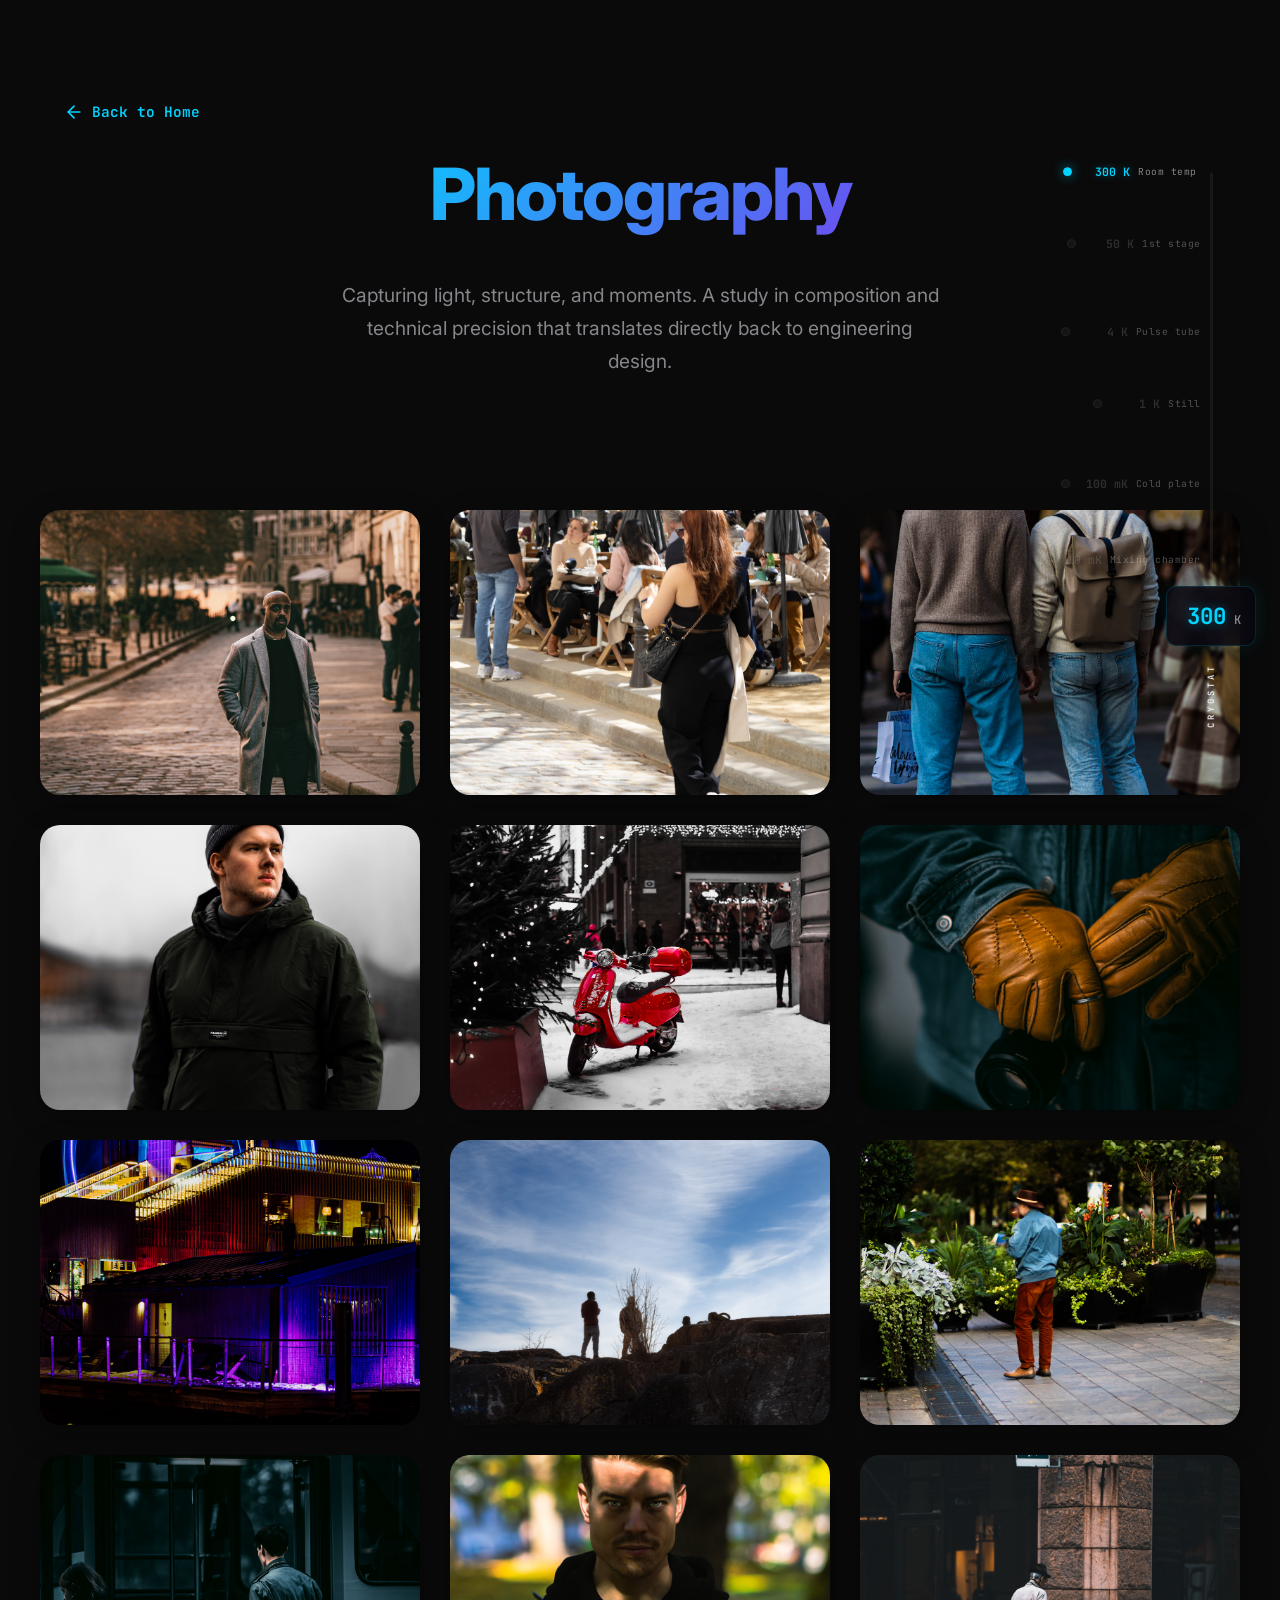
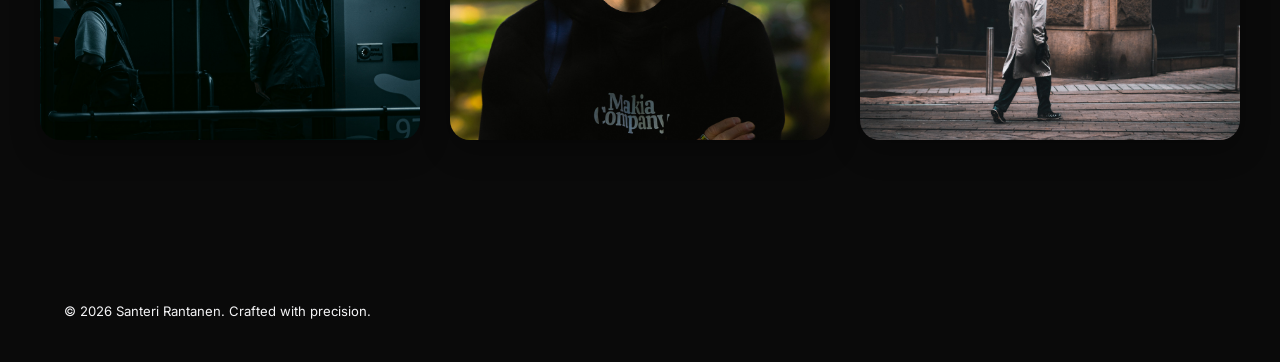
<file: photography.html>
<!DOCTYPE html>
<html lang="en">
<head>
  <meta charset="UTF-8">
  <meta name="viewport" content="width=device-width, initial-scale=1.0">
  <title>Photography | Santeri Rantanen</title>
  
  <!-- Fonts -->
  <link rel="preconnect" href="https://fonts.googleapis.com">
  <link rel="preconnect" href="https://fonts.gstatic.com" crossorigin>
  <link href="https://fonts.googleapis.com/css2?family=Inter:wght@300;400;500;600;700;800;900&family=JetBrains+Mono:wght@400;500;600&display=swap" rel="stylesheet">
  
  <!-- Styles -->
  <link rel="stylesheet" href="style.css">
  
  <!-- SEO & Open Graph Meta Tags -->
  <meta property="og:title" content="Santeri Rantanen | Photography">
  <meta property="og:description" content="Photography portfolio featuring engineering-inspired aesthetics and composition.">
  <meta property="og:type" content="website">
  <meta property="og:image" content="images/profile.jpg">
  <meta name="twitter:card" content="summary_large_image">
</head>
<body class="subpage subpage-entrance">

  <a href="index.html#interests" class="back-link">
    <svg width="20" height="20" viewBox="0 0 24 24" fill="none" stroke="currentColor" stroke-width="2" stroke-linecap="round" stroke-linejoin="round"><line x1="19" y1="12" x2="5" y2="12"></line><polyline points="12 19 5 12 12 5"></polyline></svg>
    Back to Home
  </a>

  <!-- HERO -->
  <header class="subpage-hero">
    <div class="hero-content">
      <h1 class="gradient-text">Photography</h1>
      <p>Capturing light, structure, and moments. A study in composition and technical precision that translates directly back to engineering design.</p>
    </div>
  </header>

  <!-- GALLERY / BLOG -->
  <section class="gallery-section">
    <div class="gallery-grid">
      
      <div class="gallery-item">
        <img src="images/gallery/photo1.jpg" alt="Photography">
        <div class="gallery-overlay">
          <h3 class="gallery-title">Field Work</h3>
          <p class="gallery-desc">Capturing moments with precision.</p>
        </div>
      </div>
      
      <div class="gallery-item">
        <img src="images/gallery/photo2.jpg" alt="Photography">
        <div class="gallery-overlay">
          <h3 class="gallery-title">Perspectives</h3>
          <p class="gallery-desc">Looking at the world through an engineering lens.</p>
        </div>
      </div>
      
      <div class="gallery-item">
        <img src="images/gallery/photo3.jpg" alt="Photography">
        <div class="gallery-overlay">
          <h3 class="gallery-title">Composition</h3>
          <p class="gallery-desc">Focus and framing.</p>
        </div>
      </div>

      <div class="gallery-item">
        <img src="images/gallery/photo4.jpg" alt="Photography">
        <div class="gallery-overlay">
          <h3 class="gallery-title">Lighting</h3>
          <p class="gallery-desc">Harnessing natural and artificial light.</p>
        </div>
      </div>

      <div class="gallery-item">
        <img src="images/gallery/photo5.jpg" alt="Photography">
        <div class="gallery-overlay">
          <h3 class="gallery-title">Atmosphere</h3>
          <p class="gallery-desc">The intersection of mood and mechanics.</p>
        </div>
      </div>

      <div class="gallery-item">
        <img src="images/gallery/photo6.jpg" alt="Photography">
        <div class="gallery-overlay">
          <h3 class="gallery-title">Alban</h3>
          <p class="gallery-desc">Portraits and focus points.</p>
        </div>
      </div>

      <div class="gallery-item">
        <img src="images/gallery/photo7.jpg" alt="Photography">
        <div class="gallery-overlay">
          <h3 class="gallery-title">Observation</h3>
          <p class="gallery-desc">Finding patterns in everyday environments.</p>
        </div>
      </div>

      <div class="gallery-item">
        <img src="images/gallery/photo8.jpg" alt="Photography">
        <div class="gallery-overlay">
          <h3 class="gallery-title">Contrast</h3>
          <p class="gallery-desc">Shadows and highlights in perfect balance.</p>
        </div>
      </div>

      <div class="gallery-item">
        <img src="images/gallery/photo9.jpg" alt="Photography">
        <div class="gallery-overlay">
          <h3 class="gallery-title">Depth of Field</h3>
          <p class="gallery-desc">Isolating subjects with mechanical precision.</p>
        </div>
      </div>

      <div class="gallery-item">
        <img src="images/gallery/photo10.jpg" alt="Photography">
        <div class="gallery-overlay">
          <h3 class="gallery-title">Structure</h3>
          <p class="gallery-desc">The architecture of the natural world.</p>
        </div>
      </div>

      <div class="gallery-item">
        <img src="images/gallery/photo11.jpg" alt="Photography">
        <div class="gallery-overlay">
          <h3 class="gallery-title">Clarity</h3>
          <p class="gallery-desc">A sharp focus on details.</p>
        </div>
      </div>

      <div class="gallery-item">
        <img src="images/gallery/photo12.jpg" alt="Photography">
        <div class="gallery-overlay">
          <h3 class="gallery-title">Exposure</h3>
          <p class="gallery-desc">Controlling light to define the mood.</p>
        </div>
      </div>

    </div>
  </section>

  <footer class="footer">
    <div class="footer-inner">
      <span class="footer-text">© 2026 Santeri Rantanen. Crafted with precision.</span>
    </div>
  </footer>

  <!-- LIGHTBOX MODAL -->
  <div id="lightbox" class="lightbox">
    <span class="lightbox-close">&times;</span>
    <img class="lightbox-content" id="lightbox-img">
    <div id="lightbox-caption" class="lightbox-caption"></div>
  </div>

  <!-- Scripts -->
  <script src="script.js"></script>
</body>
</html>
</file>
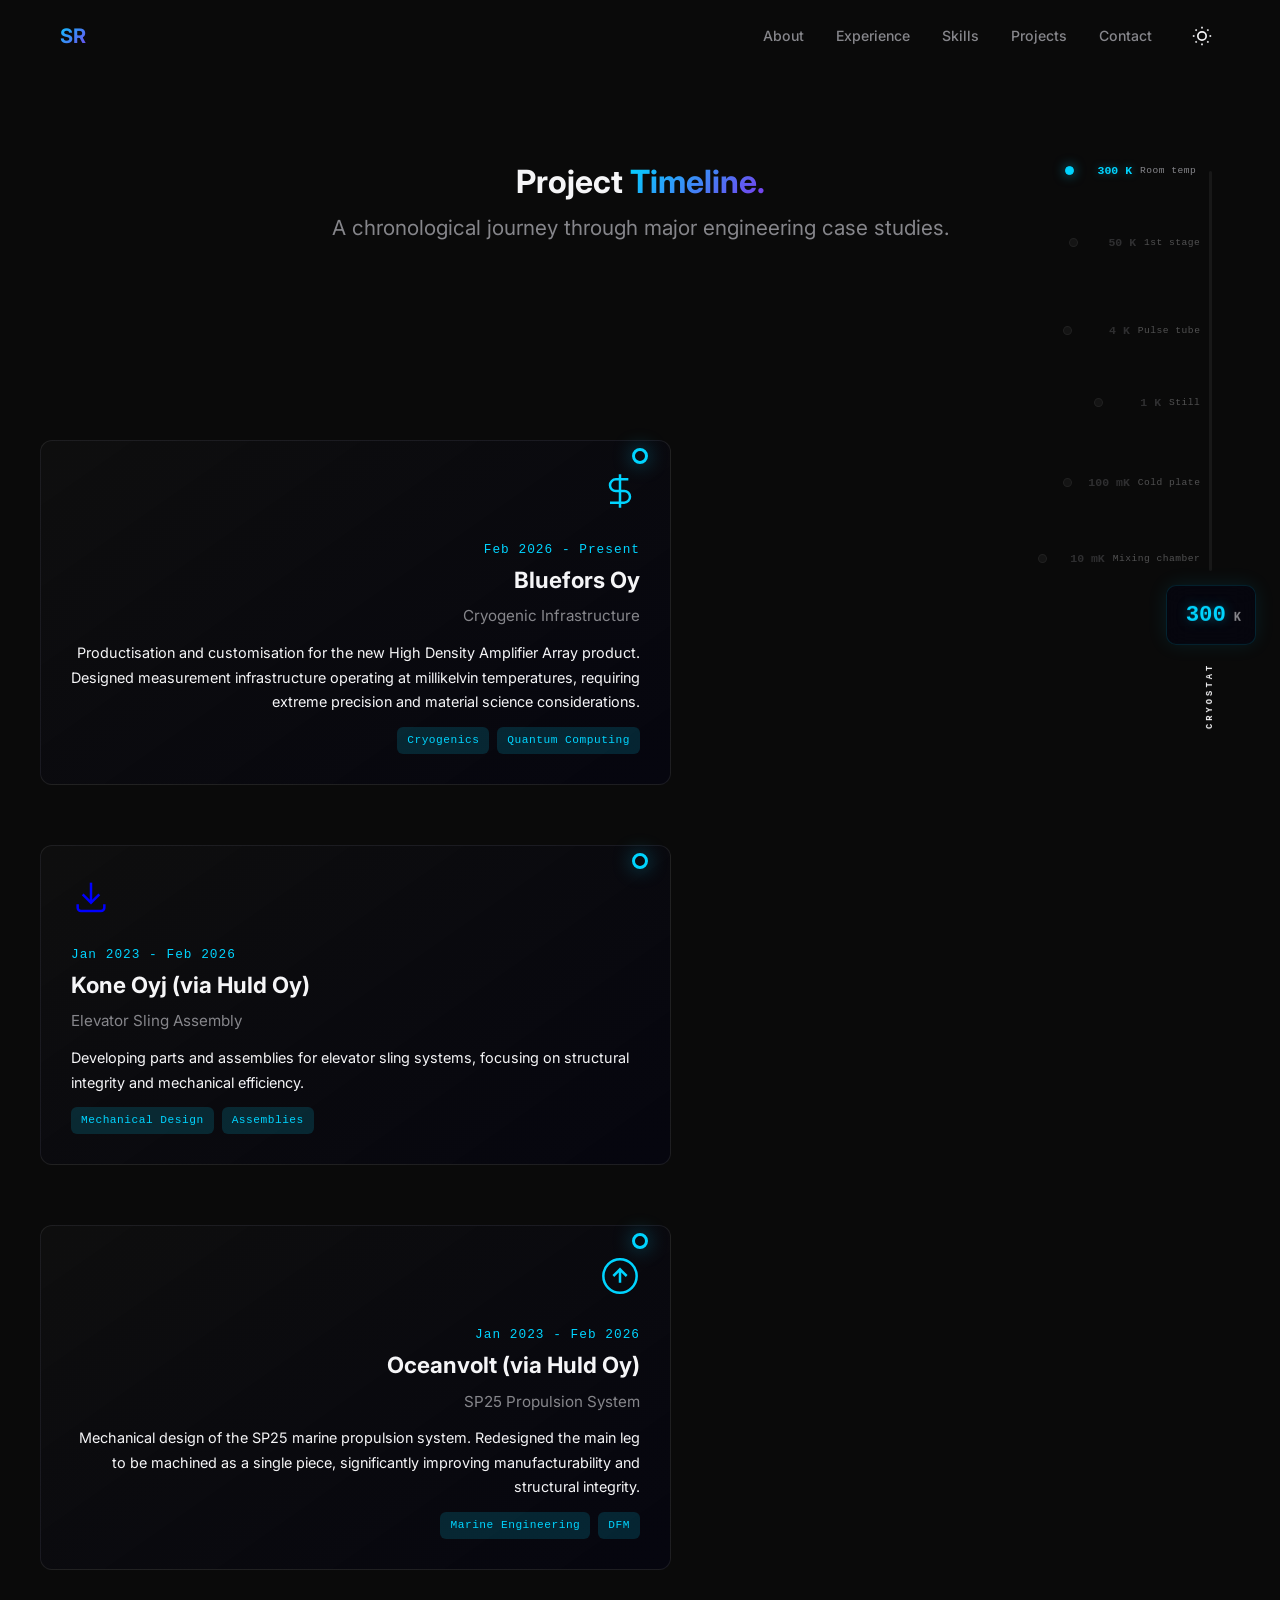
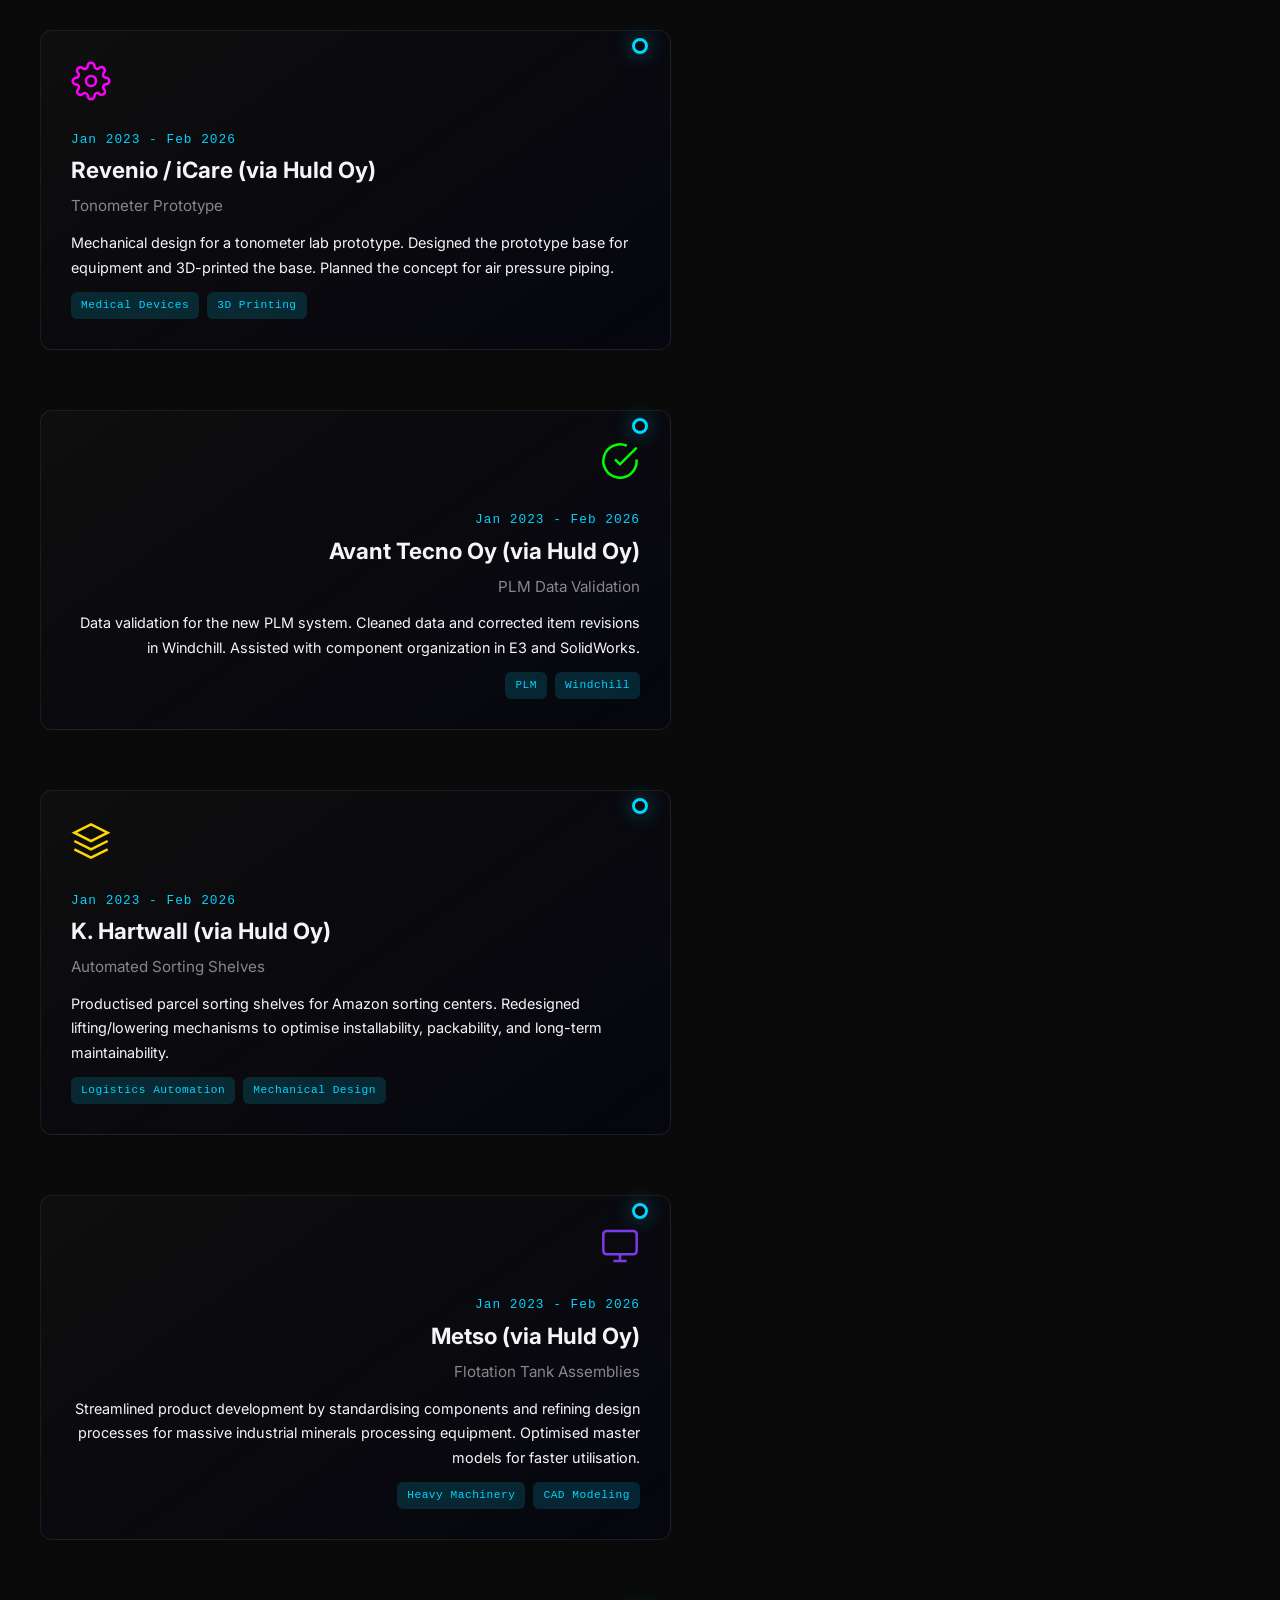
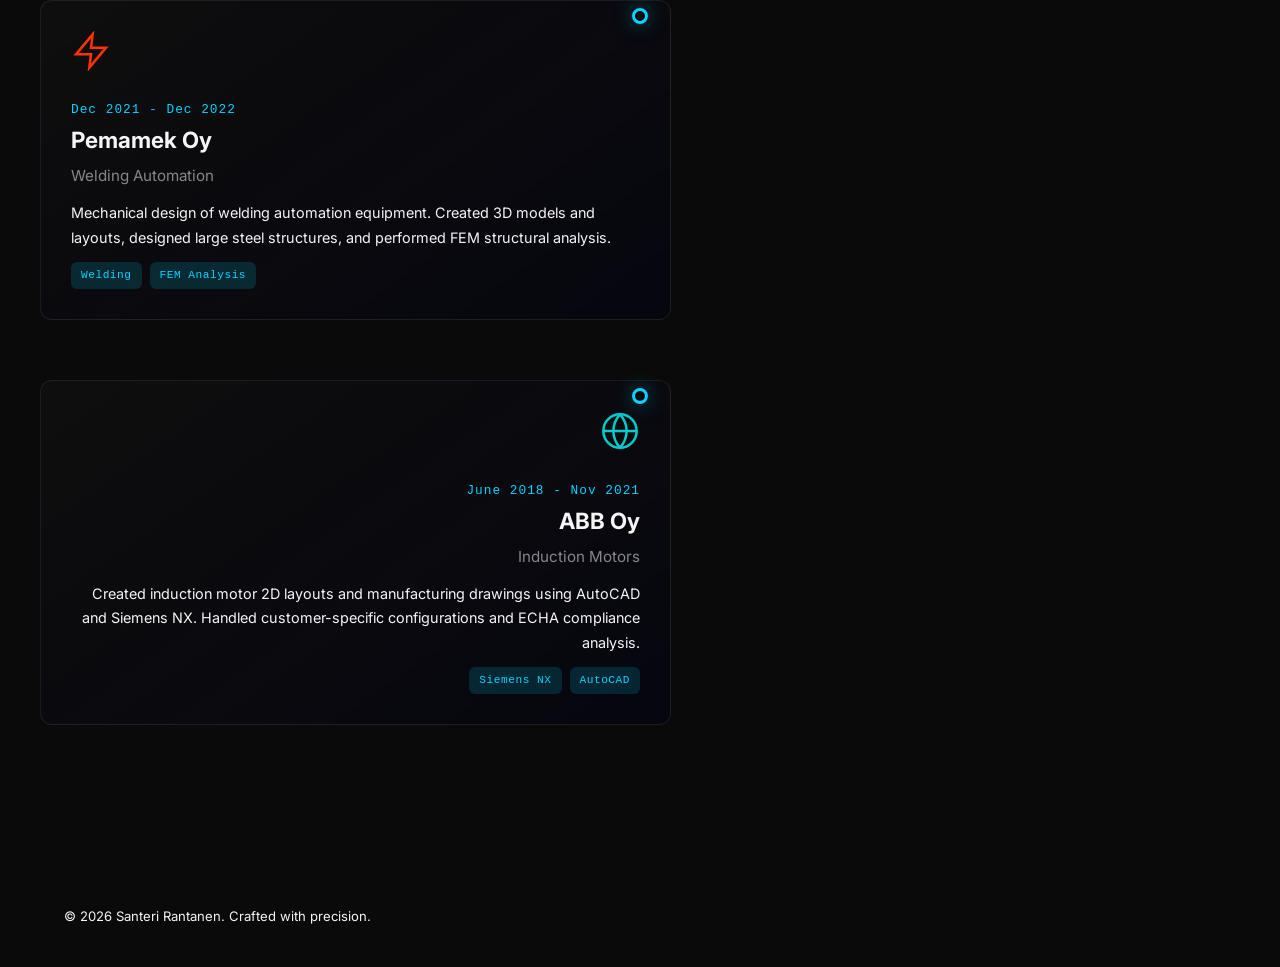
<file: projects.html>
<!DOCTYPE html>
<html lang="en">
<head>
  <meta charset="UTF-8">
  <meta name="viewport" content="width=device-width, initial-scale=1.0">
  <title>Santeri Rantanen | Projects</title>
  
  <link rel="preconnect" href="https://fonts.googleapis.com">
  <link rel="preconnect" href="https://fonts.gstatic.com" crossorigin>
  <link href="https://fonts.googleapis.com/css2?family=Inter:wght@300;400;600;800&family=Space+Mono:ital,wght@0,400;0,700;1,400&display=swap" rel="stylesheet">
  <link rel="stylesheet" href="style.css">
  
  <meta property="og:title" content="Santeri Rantanen | Engineering Projects">
  <meta property="og:description" content="In-depth engineering case studies and project portfolio.">
  <meta property="og:type" content="website">
  <meta property="og:image" content="images/profile.jpg">
  <meta name="twitter:card" content="summary_large_image">
</head>
<body class="subpage subpage-entrance">

  <!-- ==================== NAVIGATION ==================== -->
  <nav class="navbar" id="navbar">
    <div class="navbar-inner container">
      <a href="index.html" class="nav-logo">
        <span class="gradient-text">SR</span>
      </a>
      <ul class="nav-links" id="nav-links">
        <li><a href="index.html#about">About</a></li>
        <li><a href="index.html#experience">Experience</a></li>
        <li><a href="index.html#skills">Skills</a></li>
        <li><a href="projects.html" class="active">Projects</a></li>
        <li><a href="index.html#contact">Contact</a></li>
        <li><button class="theme-toggle" id="theme-toggle" aria-label="Toggle Theme">
          <svg width="20" height="20" viewBox="0 0 24 24" fill="none" stroke="currentColor" stroke-width="2"><circle cx="12" cy="12" r="5"></circle><line x1="12" y1="1" x2="12" y2="3"></line><line x1="12" y1="21" x2="12" y2="23"></line><line x1="4.22" y1="4.22" x2="5.64" y2="5.64"></line><line x1="18.36" y1="18.36" x2="19.78" y2="19.78"></line><line x1="1" y1="12" x2="3" y2="12"></line><line x1="21" y1="12" x2="23" y2="12"></line><line x1="4.22" y1="19.78" x2="5.64" y2="18.36"></line><line x1="18.36" y1="5.64" x2="19.78" y2="4.22"></line></svg>
        </button></li>
      </ul>
    </div>
  </nav>

  <!-- ==================== HEADER ==================== -->
  <header class="hero" style="min-height: 40vh; padding-top: 120px;">
    <div class="hero-canvas" id="quantum-canvas"></div>
    <div class="container hero-content">
      <div class="hero-text-wrapper" style="text-align: center;">
        <h1 class="hero-title reveal">Project <span class="gradient-text">Timeline.</span></h1>
        <p class="hero-subtitle reveal reveal-delay-1" style="margin: 0 auto;">
          A chronological journey through major engineering case studies.
        </p>
      </div>
    </div>
  </header>

  <!-- ==================== PROJECTS TIMELINE ==================== -->
  <section class="portfolio" style="padding-top: 40px; padding-bottom: 80px;">
    <div class="container">
      
      <div class="timeline-container" style="margin-top: 40px;">

        <!-- Project 1 (Newest) -->
        <div class="timeline-item reveal">
          <div class="timeline-content" style="border: 1px solid var(--border-color); padding: 30px; border-radius: 12px; background: linear-gradient(145deg, var(--surface-color), #06060f);">
            <div style="margin-bottom: 15px;">
              <svg width="40" height="40" viewBox="0 0 24 24" fill="none" stroke="var(--accent-cyan)" stroke-width="1.5"><path d="M12 2v20M17 5H9.5a3.5 3.5 0 0 0 0 7h5a3.5 3.5 0 0 1 0 7H6"/></svg>
            </div>
            <span class="timeline-period">Feb 2026 - Present</span>
            <h3 class="timeline-company">Bluefors Oy</h3>
            <p class="timeline-role">Cryogenic Infrastructure</p>
            <p class="timeline-desc">
              Productisation and customisation for the new High Density Amplifier Array product. Designed measurement infrastructure operating at millikelvin temperatures, requiring extreme precision and material science considerations.
            </p>
            <div class="timeline-tags">
              <span class="timeline-tag">Cryogenics</span>
              <span class="timeline-tag">Quantum Computing</span>
            </div>
          </div>
          <div class="timeline-dot"></div>
          <div style="flex:1"></div>
        </div>

        <!-- Project 2 (Huld - Kone) -->
        <div class="timeline-item right reveal">
          <div style="flex:1"></div>
          <div class="timeline-dot"></div>
          <div class="timeline-content" style="border: 1px solid var(--border-color); padding: 30px; border-radius: 12px; background: linear-gradient(145deg, var(--surface-color), #06060f);">
            <div style="margin-bottom: 15px;">
              <svg width="40" height="40" viewBox="0 0 24 24" fill="none" stroke="#0000ff" stroke-width="1.5"><path d="M4 17v2a2 2 0 0 0 2 2h12a2 2 0 0 0 2-2v-2"></path><polyline points="7 11 12 16 17 11"></polyline><line x1="12" y1="4" x2="12" y2="16"></line></svg>
            </div>
            <span class="timeline-period">Jan 2023 - Feb 2026</span>
            <h3 class="timeline-company">Kone Oyj (via Huld Oy)</h3>
            <p class="timeline-role">Elevator Sling Assembly</p>
            <p class="timeline-desc">
              Developing parts and assemblies for elevator sling systems, focusing on structural integrity and mechanical efficiency.
            </p>
            <div class="timeline-tags">
              <span class="timeline-tag">Mechanical Design</span>
              <span class="timeline-tag">Assemblies</span>
            </div>
          </div>
        </div>

        <!-- Project 3 (Huld - Oceanvolt) -->
        <div class="timeline-item reveal">
          <div class="timeline-content" style="border: 1px solid var(--border-color); padding: 30px; border-radius: 12px; background: linear-gradient(145deg, var(--surface-color), #06060f);">
            <div style="margin-bottom: 15px;">
              <svg width="40" height="40" viewBox="0 0 24 24" fill="none" stroke="#00d4ff" stroke-width="1.5"><circle cx="12" cy="12" r="10"/><path d="M16 12l-4-4-4 4M12 8v8"/></svg>
            </div>
            <span class="timeline-period">Jan 2023 - Feb 2026</span>
            <h3 class="timeline-company">Oceanvolt (via Huld Oy)</h3>
            <p class="timeline-role">SP25 Propulsion System</p>
            <p class="timeline-desc">
              Mechanical design of the SP25 marine propulsion system. Redesigned the main leg to be machined as a single piece, significantly improving manufacturability and structural integrity.
            </p>
            <div class="timeline-tags">
              <span class="timeline-tag">Marine Engineering</span>
              <span class="timeline-tag">DFM</span>
            </div>
          </div>
          <div class="timeline-dot"></div>
          <div style="flex:1"></div>
        </div>

        <!-- Project 4 (Huld - Revenio) -->
        <div class="timeline-item right reveal">
          <div style="flex:1"></div>
          <div class="timeline-dot"></div>
          <div class="timeline-content" style="border: 1px solid var(--border-color); padding: 30px; border-radius: 12px; background: linear-gradient(145deg, var(--surface-color), #06060f);">
            <div style="margin-bottom: 15px;">
              <svg width="40" height="40" viewBox="0 0 24 24" fill="none" stroke="#ff00ff" stroke-width="1.5"><circle cx="12" cy="12" r="3"></circle><path d="M19.4 15a1.65 1.65 0 0 0 .33 1.82l.06.06a2 2 0 0 1 0 2.83 2 2 0 0 1-2.83 0l-.06-.06a1.65 1.65 0 0 0-1.82-.33 1.65 1.65 0 0 0-1 1.51V21a2 2 0 0 1-2 2 2 2 0 0 1-2-2v-.09A1.65 1.65 0 0 0 9 19.4a1.65 1.65 0 0 0-1.82.33l-.06.06a2 2 0 0 1-2.83 0 2 2 0 0 1 0-2.83l.06-.06a1.65 1.65 0 0 0 .33-1.82 1.65 1.65 0 0 0-1.51-1H3a2 2 0 0 1-2-2 2 2 0 0 1 2-2h.09A1.65 1.65 0 0 0 4.6 9a1.65 1.65 0 0 0-.33-1.82l-.06-.06a2 2 0 0 1 0-2.83 2 2 0 0 1 2.83 0l.06.06a1.65 1.65 0 0 0 1.82.33H9a1.65 1.65 0 0 0 1-1.51V3a2 2 0 0 1 2-2 2 2 0 0 1 2 2v.09a1.65 1.65 0 0 0 1 1.51 1.65 1.65 0 0 0 1.82-.33l.06-.06a2 2 0 0 1 2.83 0 2 2 0 0 1 0 2.83l-.06.06a1.65 1.65 0 0 0-.33 1.82V9a1.65 1.65 0 0 0 1.51 1H21a2 2 0 0 1 2 2 2 2 0 0 1-2 2h-.09a1.65 1.65 0 0 0-1.51 1z"></path></svg>
            </div>
            <span class="timeline-period">Jan 2023 - Feb 2026</span>
            <h3 class="timeline-company">Revenio / iCare (via Huld Oy)</h3>
            <p class="timeline-role">Tonometer Prototype</p>
            <p class="timeline-desc">
              Mechanical design for a tonometer lab prototype. Designed the prototype base for equipment and 3D-printed the base. Planned the concept for air pressure piping.
            </p>
            <div class="timeline-tags">
              <span class="timeline-tag">Medical Devices</span>
              <span class="timeline-tag">3D Printing</span>
            </div>
          </div>
        </div>

        <!-- Project 5 (Huld - Avant) -->
        <div class="timeline-item reveal">
          <div class="timeline-content" style="border: 1px solid var(--border-color); padding: 30px; border-radius: 12px; background: linear-gradient(145deg, var(--surface-color), #06060f);">
            <div style="margin-bottom: 15px;">
              <svg width="40" height="40" viewBox="0 0 24 24" fill="none" stroke="#00ff00" stroke-width="1.5"><path d="M22 11.08V12a10 10 0 1 1-5.93-9.14"></path><polyline points="22 4 12 14.01 9 11.01"></polyline></svg>
            </div>
            <span class="timeline-period">Jan 2023 - Feb 2026</span>
            <h3 class="timeline-company">Avant Tecno Oy (via Huld Oy)</h3>
            <p class="timeline-role">PLM Data Validation</p>
            <p class="timeline-desc">
              Data validation for the new PLM system. Cleaned data and corrected item revisions in Windchill. Assisted with component organization in E3 and SolidWorks.
            </p>
            <div class="timeline-tags">
              <span class="timeline-tag">PLM</span>
              <span class="timeline-tag">Windchill</span>
            </div>
          </div>
          <div class="timeline-dot"></div>
          <div style="flex:1"></div>
        </div>

        <!-- Project 6 (Huld - K. Hartwall) -->
        <div class="timeline-item right reveal">
          <div style="flex:1"></div>
          <div class="timeline-dot"></div>
          <div class="timeline-content" style="border: 1px solid var(--border-color); padding: 30px; border-radius: 12px; background: linear-gradient(145deg, var(--surface-color), #06060f);">
            <div style="margin-bottom: 15px;">
              <svg width="40" height="40" viewBox="0 0 24 24" fill="none" stroke="#ffd700" stroke-width="1.5"><polygon points="12 2 2 7 12 12 22 7 12 2"/><polyline points="2 17 12 22 22 17"/><polyline points="2 12 12 17 22 12"/></svg>
            </div>
            <span class="timeline-period">Jan 2023 - Feb 2026</span>
            <h3 class="timeline-company">K. Hartwall (via Huld Oy)</h3>
            <p class="timeline-role">Automated Sorting Shelves</p>
            <p class="timeline-desc">
              Productised parcel sorting shelves for Amazon sorting centers. Redesigned lifting/lowering mechanisms to optimise installability, packability, and long-term maintainability.
            </p>
            <div class="timeline-tags">
              <span class="timeline-tag">Logistics Automation</span>
              <span class="timeline-tag">Mechanical Design</span>
            </div>
          </div>
        </div>

        <!-- Project 7 (Huld - Metso) (Oldest Huld) -->
        <div class="timeline-item reveal">
          <div class="timeline-content" style="border: 1px solid var(--border-color); padding: 30px; border-radius: 12px; background: linear-gradient(145deg, var(--surface-color), #06060f);">
            <div style="margin-bottom: 15px;">
              <svg width="40" height="40" viewBox="0 0 24 24" fill="none" stroke="var(--accent-violet)" stroke-width="1.5"><rect x="2" y="3" width="20" height="14" rx="2" ry="2"/><line x1="8" y1="21" x2="16" y2="21"/><line x1="12" y1="17" x2="12" y2="21"/></svg>
            </div>
            <span class="timeline-period">Jan 2023 - Feb 2026</span>
            <h3 class="timeline-company">Metso (via Huld Oy)</h3>
            <p class="timeline-role">Flotation Tank Assemblies</p>
            <p class="timeline-desc">
              Streamlined product development by standardising components and refining design processes for massive industrial minerals processing equipment. Optimised master models for faster utilisation.
            </p>
            <div class="timeline-tags">
              <span class="timeline-tag">Heavy Machinery</span>
              <span class="timeline-tag">CAD Modeling</span>
            </div>
          </div>
          <div class="timeline-dot"></div>
          <div style="flex:1"></div>
        </div>

        <!-- Project 8 (Pemamek) -->
        <div class="timeline-item right reveal">
          <div style="flex:1"></div>
          <div class="timeline-dot"></div>
          <div class="timeline-content" style="border: 1px solid var(--border-color); padding: 30px; border-radius: 12px; background: linear-gradient(145deg, var(--surface-color), #06060f);">
            <div style="margin-bottom: 15px;">
              <svg width="40" height="40" viewBox="0 0 24 24" fill="none" stroke="#ff3300" stroke-width="1.5"><polygon points="13 2 3 14 12 14 11 22 21 10 12 10 13 2"></polygon></svg>
            </div>
            <span class="timeline-period">Dec 2021 - Dec 2022</span>
            <h3 class="timeline-company">Pemamek Oy</h3>
            <p class="timeline-role">Welding Automation</p>
            <p class="timeline-desc">
              Mechanical design of welding automation equipment. Created 3D models and layouts, designed large steel structures, and performed FEM structural analysis.
            </p>
            <div class="timeline-tags">
              <span class="timeline-tag">Welding</span>
              <span class="timeline-tag">FEM Analysis</span>
            </div>
          </div>
        </div>

        <!-- Project 9 (ABB) (Oldest Overall) -->
        <div class="timeline-item reveal">
          <div class="timeline-content" style="border: 1px solid var(--border-color); padding: 30px; border-radius: 12px; background: linear-gradient(145deg, var(--surface-color), #06060f);">
            <div style="margin-bottom: 15px;">
              <svg width="40" height="40" viewBox="0 0 24 24" fill="none" stroke="#00cccc" stroke-width="1.5"><circle cx="12" cy="12" r="10"></circle><path d="M12 2a15.3 15.3 0 0 1 4 10 15.3 15.3 0 0 1-4 10 15.3 15.3 0 0 1-4-10 15.3 15.3 0 0 1 4-10z"></path><line x1="2" y1="12" x2="22" y2="12"></line></svg>
            </div>
            <span class="timeline-period">June 2018 - Nov 2021</span>
            <h3 class="timeline-company">ABB Oy</h3>
            <p class="timeline-role">Induction Motors</p>
            <p class="timeline-desc">
              Created induction motor 2D layouts and manufacturing drawings using AutoCAD and Siemens NX. Handled customer-specific configurations and ECHA compliance analysis.
            </p>
            <div class="timeline-tags">
              <span class="timeline-tag">Siemens NX</span>
              <span class="timeline-tag">AutoCAD</span>
            </div>
          </div>
          <div class="timeline-dot"></div>
          <div style="flex:1"></div>
        </div>

      </div>

    </div>
  </section>

  <!-- ==================== FOOTER ==================== -->
  <footer class="footer">
    <div class="footer-inner">
      <span class="footer-text">© 2026 Santeri Rantanen. Crafted with precision.</span>
    </div>
  </footer>

  <script src="script.js"></script>
</body>
</html>
</file>
<file: style.css>
/* ============================================
   SANTERI RANTANEN — PORTFOLIO
   Design System & Styles
   ============================================ */

/* --- CSS Custom Properties (Design Tokens) --- */
:root {
  /* --- Dark Theme (Default) --- */
  --bg-color: #0A0A0A;
  --surface-color: rgba(255, 255, 255, 0.02);
  --surface-color-hover: rgba(255, 255, 255, 0.06);
  --text-primary: #F5F5F7;
  --text-secondary: #86868B;
  --border-color: rgba(255, 255, 255, 0.08);
  --accent-cyan: #00d4ff;
  --accent-violet: #7c3aed;
  --gradient-primary: linear-gradient(135deg, var(--accent-cyan), var(--accent-violet));
  --font-sans: 'Inter', sans-serif;
  --font-mono: 'JetBrains Mono', monospace;
  
  --accent-cyan-dim: rgba(0, 212, 255, 0.15);
  --gradient-hero: linear-gradient(180deg, rgba(6,6,15,0) 0%, #06060f 100%);
  
  /* Spacing */
  --section-padding: clamp(80px, 10vw, 140px) clamp(20px, 5vw, 80px);
  --container-max: 1200px;

  /* Effects */
  --glass-blur: blur(20px);
  --transition-fast: 0.15s cubic-bezier(0.4, 0, 0.2, 1);
  --transition-smooth: 0.25s cubic-bezier(0.4, 0, 0.2, 1);
}

[data-theme="light"] {
  /* --- Light Theme --- */
  --bg-color: #f8fafc;
  --surface-color: #ffffff;
  --surface-color-hover: #f1f5f9;
  --text-primary: #0f172a;
  --text-secondary: #475569;
  --border-color: rgba(0, 0, 0, 0.1);
  --accent-cyan: #0284c7;
  --accent-violet: #6d28d9;
}

/* --- Reset & Base --- */
*,
*::before,
*::after {
  margin: 0;
  padding: 0;
  box-sizing: border-box;
}

html {
  scroll-behavior: smooth;
  scroll-padding-top: 80px;
  font-size: 16px;
}

body {
  font-family: var(--font-sans);
  background-color: var(--bg-color);
  color: var(--text-primary);
  line-height: 1.7;
  overflow-x: hidden;
  -webkit-font-smoothing: antialiased;
  -moz-osx-font-smoothing: grayscale;
}

a {
  color: var(--accent-cyan);
  text-decoration: none;
  transition: color var(--transition-fast);
}

img {
  max-width: 100%;
  display: block;
}

/* --- Utilities --- */
.container {
  max-width: var(--container-max);
  margin: 0 auto;
  width: 100%;
}

.gradient-text {
  background: var(--gradient-primary);
  -webkit-background-clip: text;
  -webkit-text-fill-color: transparent;
  background-clip: text;
}

.section-label {
  font-family: var(--font-mono);
  font-size: 0.8rem;
  font-weight: 500;
  letter-spacing: 3px;
  text-transform: uppercase;
  color: var(--accent-cyan);
  margin-bottom: 12px;
  display: flex;
  align-items: center;
  gap: 12px;
}

.section-label::before {
  content: '';
  display: inline-block;
  width: 24px;
  height: 1px;
  background: var(--accent-cyan);
}

.section-title {
  font-size: clamp(2rem, 4vw, 3rem);
  font-weight: 800;
  line-height: 1.15;
  margin-bottom: 20px;
  letter-spacing: -0.03em;
}

.section-subtitle {
  font-size: 1.05rem;
  color: var(--text-secondary);
  max-width: 600px;
  line-height: 1.8;
}

/* --- Scroll Animations --- */
.reveal {
  opacity: 0;
  transform: translateY(20px);
  transition: opacity 0.4s cubic-bezier(0.16, 1, 0.3, 1),
              transform 0.4s cubic-bezier(0.16, 1, 0.3, 1);
}

.reveal.visible {
  opacity: 1;
  transform: translateY(0);
}

.reveal-delay-1 { transition-delay: 0.05s; }
.reveal-delay-2 { transition-delay: 0.1s; }
.reveal-delay-3 { transition-delay: 0.15s; }
.reveal-delay-4 { transition-delay: 0.2s; }

/* ============================================
   NAVIGATION
   ============================================ */
.navbar {
  position: fixed;
  top: 0;
  left: 0;
  right: 0;
  z-index: 1000;
  padding: 0 clamp(20px, 5vw, 60px);
  transition: background var(--transition-smooth), box-shadow var(--transition-smooth);
}

.navbar.scrolled {
  background: rgba(6, 6, 15, 0.85);
  backdrop-filter: var(--glass-blur);
  -webkit-backdrop-filter: var(--glass-blur);
  box-shadow: 0 1px 0 var(--border-color);
}

.navbar-inner {
  max-width: var(--container-max);
  margin: 0 auto;
  display: flex;
  align-items: center;
  justify-content: space-between;
  height: 72px;
}

.nav-logo {
  font-size: 1.25rem;
  font-weight: 700;
  color: var(--text-primary);
  display: flex;
  align-items: center;
  gap: 8px;
}

.nav-logo .logo-mark {
  width: 32px;
  height: 32px;
  border-radius: 50%;
  border: 4px solid var(--accent-cyan);
  display: flex;
  align-items: center;
  justify-content: center;
  color: var(--bg-color);
  font-weight: bold;
  z-index: 2;
  box-shadow: 0 0 20px rgba(0, 212, 255, 0.4);
}

.nav-actions {
  display: flex;
  align-items: center;
  gap: 16px;
}

.theme-toggle {
  background: none;
  border: none;
  color: var(--text-primary);
  cursor: pointer;
  padding: 8px;
  border-radius: 50%;
  display: flex;
  align-items: center;
  justify-content: center;
  transition: background 0.3s ease;
}

.theme-toggle:hover {
  background: var(--surface-color);
}

.theme-toggle .moon-icon {
  display: none;
}

[data-theme="light"] .theme-toggle .sun-icon {
  display: none;
}

[data-theme="light"] .theme-toggle .moon-icon {
  display: block;
}

.nav-links {
  display: flex;
  align-items: center;
  gap: 32px;
  list-style: none;
}

.nav-links a {
  font-size: 0.88rem;
  font-weight: 500;
  color: var(--text-secondary);
  position: relative;
  padding: 4px 0;
  transition: color var(--transition-fast);
}

.nav-links a::after {
  content: '';
  position: absolute;
  bottom: -2px;
  left: 0;
  width: 0;
  height: 2px;
  background: var(--gradient-primary);
  border-radius: 1px;
  transition: width var(--transition-smooth);
}

.nav-links a:hover {
  color: var(--text-primary);
}

.nav-links a:hover::after,
.nav-links a.active::after {
  width: 100%;
}

.nav-links a.active {
  color: var(--accent-cyan);
}

/* Mobile menu */
.nav-toggle {
  display: none;
  flex-direction: column;
  gap: 5px;
  background: none;
  border: none;
  cursor: pointer;
  padding: 8px;
}

.nav-toggle span {
  width: 24px;
  height: 2px;
  background: var(--text-primary);
  border-radius: 2px;
  transition: all var(--transition-fast);
  pointer-events: none;
}

.nav-toggle.active span:nth-child(1) {
  transform: rotate(45deg) translate(5px, 5px);
}

.nav-toggle.active span:nth-child(2) {
  opacity: 0;
}

.nav-toggle.active span:nth-child(3) {
  transform: rotate(-45deg) translate(5px, -5px);
}

/* ============================================
   HERO SECTION
   ============================================ */
.hero {
  min-height: 100vh;
  display: flex;
  align-items: center;
  justify-content: center;
  position: relative;
  overflow: hidden;
  padding: 100px clamp(20px, 5vw, 80px) 80px;
}

.hero-canvas {
  position: absolute;
  top: 0;
  left: 0;
  width: 100%;
  height: 100%;
  z-index: 0;
}

.hero-bg-image {
  position: absolute;
  top: 0;
  left: 0;
  width: 100%;
  height: 100%;
  z-index: 0;
  opacity: 0.2;
  object-fit: cover;
  filter: blur(2px);
}

.hero-gradient-overlay {
  position: absolute;
  inset: 0;
  background: radial-gradient(circle at top right, rgba(0, 212, 255, 0.05), transparent 50%),
              radial-gradient(circle at bottom left, rgba(124, 58, 237, 0.05), transparent 50%);
  z-index: 1;
}

.hero-content {
  position: relative;
  z-index: 2;
  text-align: center;
  max-width: 800px;
}

.hero-tag {
  font-family: var(--font-mono);
  font-size: 0.82rem;
  font-weight: 500;
  letter-spacing: 4px;
  text-transform: uppercase;
  color: var(--accent-cyan);
  margin-bottom: 24px;
  opacity: 0;
  animation: fadeInUp 0.8s ease forwards 0.3s;
}

.hero-name {
  font-size: clamp(3rem, 8vw, 6rem);
  font-weight: 900;
  letter-spacing: -0.04em;
  line-height: 1.05;
  margin-bottom: 20px;
  opacity: 0;
  animation: fadeInUp 0.8s ease forwards 0.5s;
}

.hero-subtitle {
  font-size: clamp(1.05rem, 2vw, 1.3rem);
  color: var(--text-secondary);
  line-height: 1.7;
  margin-bottom: 40px;
  opacity: 0;
  animation: fadeInUp 0.8s ease forwards 0.7s;
}

.hero-cta-group {
  display: flex;
  align-items: center;
  justify-content: center;
  gap: 16px;
  flex-wrap: wrap;
  opacity: 0;
  animation: fadeInUp 0.8s ease forwards 0.9s;
}

/* Buttons */
.btn {
  display: inline-flex;
  align-items: center;
  gap: 8px;
  padding: 14px 32px;
  border-radius: 12px;
  font-family: var(--font-body);
  font-size: 0.92rem;
  font-weight: 600;
  cursor: pointer;
  transition: all var(--transition-smooth);
  border: none;
  position: relative;
  overflow: hidden;
}

.btn-primary {
  background: var(--gradient-primary);
  color: #fff;
  box-shadow: 0 4px 20px rgba(0, 212, 255, 0.25);
}

.btn-primary:hover {
  transform: translateY(-2px);
  box-shadow: 0 8px 32px rgba(0, 212, 255, 0.35);
  color: #fff;
}

.btn-secondary {
  background: transparent;
  color: var(--text-primary);
  border: 1px solid rgba(255, 255, 255, 0.12);
  backdrop-filter: blur(8px);
}

.btn-secondary:hover {
  border-color: var(--accent-cyan);
  background: var(--accent-cyan-dim);
  color: var(--accent-cyan);
  transform: translateY(-2px);
}

.scroll-indicator {
  position: absolute;
  bottom: 40px;
  left: 50%;
  transform: translateX(-50%);
  z-index: 2;
  display: flex;
  flex-direction: column;
  align-items: center;
  gap: 8px;
  color: var(--text-muted);
  font-size: 0.75rem;
  letter-spacing: 2px;
  text-transform: uppercase;
  font-family: var(--font-mono);
  animation: float 3s ease-in-out infinite;
}

.scroll-indicator .arrow {
  width: 20px;
  height: 20px;
  border-right: 2px solid var(--text-muted);
  border-bottom: 2px solid var(--text-muted);
  transform: rotate(45deg);
}

/* ============================================
   ABOUT SECTION
   ============================================ */
.about {
  padding: var(--section-padding);
  position: relative;
}

.about-grid {
  display: grid;
  grid-template-columns: 1fr 1.2fr;
  gap: 60px;
  align-items: center;
}

.about-visual {
  position: relative;
}

.about-image-frame {
  position: relative;
  border-radius: 20px;
  overflow: hidden;
  aspect-ratio: 4/5;
  background: var(--bg-card);
  border: var(--glass-border);
}

.about-image-frame::before {
  content: '';
  position: absolute;
  inset: 0;
  background: linear-gradient(135deg, var(--accent-cyan-dim), var(--accent-violet-dim));
  z-index: 1;
}

.about-avatar {
  width: 100%;
  height: 100%;
  object-fit: cover;
  display: flex;
  align-items: center;
  justify-content: center;
  position: relative;
  z-index: 0;
}

.about-avatar-initials {
  font-family: var(--font-mono);
  font-size: 4.5rem;
  font-weight: 800;
  color: var(--bg-color);
  background: linear-gradient(135deg, var(--accent-cyan), var(--accent-violet));
  -webkit-background-clip: text;
  -webkit-text-fill-color: transparent;
  background-clip: text;
  user-select: none;
  position: relative;
  z-index: 2;
}

.about-avatar img {
  width: 100%;
  height: 100%;
  object-fit: cover;
  border-radius: 50%;
  display: block;
}

.about-floating-badge {
  position: absolute;
  bottom: -20px;
  right: -20px;
  background: rgba(10, 14, 30, 0.9);
  backdrop-filter: var(--glass-blur);
  border: var(--glass-border);
  border-radius: 16px;
  padding: 20px 24px;
  z-index: 3;
  box-shadow: var(--glow-sm);
}

.about-floating-badge .badge-number {
  font-size: 2.5rem;
  font-weight: 800;
  background: var(--gradient-primary);
  -webkit-background-clip: text;
  -webkit-text-fill-color: transparent;
  background-clip: text;
  line-height: 1;
}

.about-floating-badge .badge-label {
  font-size: 0.8rem;
  color: var(--text-secondary);
  margin-top: 4px;
}

.about-text p {
  color: var(--text-secondary);
  margin-bottom: 20px;
  font-size: 1.02rem;
}

.about-stats {
  display: grid;
  grid-template-columns: repeat(3, 1fr);
  gap: 20px;
  margin-top: 36px;
}

.stat-card {
  background: var(--bg-card);
  border: var(--glass-border);
  border-radius: 14px;
  padding: 20px;
  text-align: center;
  transition: all var(--transition-smooth);
}

.stat-card:hover {
  background: var(--bg-card-hover);
  border-color: var(--border-glow);
  transform: translateY(-4px);
  box-shadow: var(--glow-sm);
}

.stat-value {
  font-size: 1.8rem;
  font-weight: 800;
  background: var(--gradient-primary);
  -webkit-background-clip: text;
  -webkit-text-fill-color: transparent;
  background-clip: text;
  line-height: 1.2;
}

.stat-label {
  font-size: 0.78rem;
  color: var(--text-muted);
  margin-top: 4px;
  text-transform: uppercase;
  letter-spacing: 1px;
}

/* ============================================
   EXPERIENCE / TIMELINE
   ============================================ */
.experience {
  padding: var(--section-padding);
  position: relative;
}

.timeline {
  position: relative;
  margin-top: 60px;
}

.timeline::before {
  content: '';
  position: absolute;
  left: 50%;
  top: 0;
  bottom: 0;
  width: 2px;
  background: linear-gradient(to bottom, var(--accent-cyan), var(--accent-violet), transparent);
  transform: translateX(-50%);
}

.timeline-item {
  display: flex;
  align-items: flex-start;
  margin-bottom: 60px;
  position: relative;
}

.timeline-item:nth-child(odd) {
  flex-direction: row;
}

.timeline-item:nth-child(even) {
  flex-direction: row-reverse;
}

.timeline-item:nth-child(odd) .timeline-content {
  text-align: right;
  padding-right: 60px;
}

.timeline-item:nth-child(even) .timeline-content {
  text-align: left;
  padding-left: 60px;
}

.timeline-content {
  flex: 1;
}

.timeline-dot {
  position: absolute;
  left: 50%;
  top: 8px;
  width: 16px;
  height: 16px;
  border-radius: 50%;
  background: var(--bg-primary);
  border: 3px solid var(--accent-cyan);
  transform: translateX(-50%);
  z-index: 2;
  box-shadow: 0 0 20px rgba(0, 212, 255, 0.4);
  transition: all var(--transition-smooth);
}

.timeline-item:hover .timeline-dot {
  background: var(--accent-cyan);
  box-shadow: 0 0 30px rgba(0, 212, 255, 0.6);
  transform: translateX(-50%) scale(1.3);
}

.timeline-period {
  font-family: var(--font-mono);
  font-size: 0.8rem;
  color: var(--accent-cyan);
  letter-spacing: 1px;
  margin-bottom: 8px;
}

.timeline-company {
  font-size: 1.4rem;
  font-weight: 700;
  color: var(--text-primary);
  margin-bottom: 4px;
}

.timeline-role {
  font-size: 0.95rem;
  color: var(--text-secondary);
  margin-bottom: 12px;
}

.timeline-desc {
  font-size: 0.9rem;
  color: var(--text-muted);
  line-height: 1.7;
}

.timeline-tags {
  display: flex;
  flex-wrap: wrap;
  gap: 8px;
  margin-top: 12px;
}

.timeline-item:nth-child(odd) .timeline-tags {
  justify-content: flex-end;
}

.timeline-tag {
  font-family: var(--font-mono);
  font-size: 0.7rem;
  padding: 4px 10px;
  border-radius: 6px;
  background: var(--accent-cyan-dim);
  color: var(--accent-cyan);
  letter-spacing: 0.5px;
}

/* ============================================
   SKILLS SECTION
   ============================================ */
.skills {
  padding: var(--section-padding);
  position: relative;
}

.skills-grid {
  display: grid;
  grid-template-columns: repeat(auto-fit, minmax(280px, 1fr));
  gap: 24px;
  margin-top: 50px;
}

.skill-category {
  background: var(--bg-card);
  border: var(--glass-border);
  border-radius: 18px;
  padding: 32px;
  transition: all var(--transition-smooth);
  position: relative;
  overflow: hidden;
}

.skill-category::before {
  content: '';
  position: absolute;
  top: 0;
  left: 0;
  right: 0;
  height: 3px;
  background: var(--gradient-primary);
  opacity: 0;
  transition: opacity var(--transition-smooth);
}

.skill-category:hover {
  background: var(--bg-card-hover);
  border-color: var(--border-glow);
  transform: translateY(-6px);
  box-shadow: var(--glow-md);
}

.skill-category:hover::before {
  opacity: 1;
}

.skill-icon {
  width: 48px;
  height: 48px;
  border-radius: 12px;
  background: var(--accent-cyan-dim);
  display: flex;
  align-items: center;
  justify-content: center;
  font-size: 1.5rem;
  margin-bottom: 20px;
}

.skill-category-title {
  font-size: 1.15rem;
  font-weight: 700;
  margin-bottom: 16px;
  color: var(--text-primary);
}

.skill-list {
  list-style: none;
  display: flex;
  flex-direction: column;
  gap: 12px;
}

.skill-item {
  display: flex;
  align-items: center;
  justify-content: space-between;
  gap: 12px;
}

.skill-name {
  font-size: 0.88rem;
  color: var(--text-secondary);
}

.skill-bar-bg {
  flex: 1;
  max-width: 120px;
  height: 4px;
  border-radius: 2px;
  background: rgba(255, 255, 255, 0.06);
  overflow: hidden;
}

.skill-bar-fill {
  height: 100%;
  border-radius: 2px;
  background: var(--gradient-primary);
  width: 0;
  transition: width 1.2s cubic-bezier(0.16, 1, 0.3, 1);
}

/* ============================================
   INTERESTS SECTION
   ============================================ */
.interests {
  padding: var(--section-padding);
  position: relative;
}

.interests-grid {
  display: grid;
  grid-template-columns: repeat(2, 1fr);
  gap: 32px;
  margin-top: 50px;
}

.interest-card {
  position: relative;
  border-radius: 22px;
  overflow: hidden;
  aspect-ratio: 16/10;
  cursor: pointer;
  group: interest;
}

.interest-card img {
  width: 100%;
  height: 100%;
  object-fit: cover;
  transition: transform 0.7s cubic-bezier(0.16, 1, 0.3, 1);
}

.interest-card:hover img {
  transform: scale(1.08);
}

.interest-overlay {
  position: absolute;
  inset: 0;
  background: linear-gradient(180deg, transparent 30%, rgba(6, 6, 15, 0.95) 100%);
  display: flex;
  flex-direction: column;
  justify-content: flex-end;
  padding: 36px;
  transition: background var(--transition-smooth);
}

.interest-card:hover .interest-overlay {
  background: linear-gradient(180deg, rgba(0, 212, 255, 0.05) 0%, rgba(6, 6, 15, 0.97) 100%);
}

.interest-icon {
  font-size: 2rem;
  margin-bottom: 12px;
}

.interest-title {
  font-size: 1.5rem;
  font-weight: 700;
  margin-bottom: 8px;
}

.interest-desc {
  font-size: 0.9rem;
  color: var(--text-secondary);
  line-height: 1.6;
  max-width: 90%;
}

/* ============================================
   CONTACT SECTION
   ============================================ */
.contact {
  padding: var(--section-padding);
  position: relative;
}

.contact-wrapper {
  display: grid;
  grid-template-columns: 1fr 1fr;
  gap: 60px;
  margin-top: 50px;
}

.contact-info h3 {
  font-size: 1.8rem;
  font-weight: 700;
  margin-bottom: 16px;
}

.contact-info p {
  color: var(--text-secondary);
  margin-bottom: 36px;
  line-height: 1.8;
}

.contact-links {
  display: flex;
  flex-direction: column;
  gap: 20px;
}

.contact-link-item {
  display: flex;
  align-items: center;
  gap: 16px;
  padding: 16px 20px;
  background: var(--bg-card);
  border: var(--glass-border);
  border-radius: 14px;
  transition: all var(--transition-smooth);
}

.contact-link-item:hover {
  background: var(--bg-card-hover);
  border-color: var(--border-glow);
  transform: translateX(8px);
  box-shadow: var(--glow-sm);
}

.contact-link-icon {
  width: 44px;
  height: 44px;
  border-radius: 10px;
  background: var(--accent-cyan-dim);
  display: flex;
  align-items: center;
  justify-content: center;
  font-size: 1.2rem;
  flex-shrink: 0;
}

.contact-link-label {
  font-size: 0.78rem;
  color: var(--text-muted);
  text-transform: uppercase;
  letter-spacing: 1px;
}

.contact-link-value {
  font-size: 0.95rem;
  color: var(--text-primary);
  font-weight: 500;
}

.contact-form {
  display: flex;
  flex-direction: column;
  gap: 20px;
}

.form-group {
  display: flex;
  flex-direction: column;
  gap: 8px;
}

.form-group label {
  font-size: 0.82rem;
  color: var(--text-secondary);
  font-weight: 500;
  letter-spacing: 0.5px;
}

.form-group input,
.form-group textarea {
  padding: 14px 18px;
  background: var(--bg-card);
  border: var(--glass-border);
  border-radius: 12px;
  color: var(--text-primary);
  font-family: var(--font-body);
  font-size: 0.92rem;
  transition: all var(--transition-fast);
  outline: none;
}

.form-group input:focus,
.form-group textarea:focus {
  border-color: var(--accent-cyan);
  box-shadow: 0 0 0 3px var(--accent-cyan-dim);
}

.form-group textarea {
  resize: vertical;
  min-height: 130px;
}

.form-group input::placeholder,
.form-group textarea::placeholder {
  color: var(--text-muted);
}

/* ============================================
   FOOTER
   ============================================ */
.footer {
  padding: 40px clamp(20px, 5vw, 80px);
  border-top: 1px solid var(--border-subtle);
}

.footer-inner {
  max-width: var(--container-max);
  margin: 0 auto;
  display: flex;
  align-items: center;
  justify-content: space-between;
}

.footer-text {
  font-size: 0.82rem;
  color: var(--text-muted);
}

.footer-links {
  display: flex;
  gap: 24px;
}

.footer-links a {
  color: var(--text-muted);
  font-size: 0.82rem;
  transition: color var(--transition-fast);
}

.footer-links a:hover {
  color: var(--accent-cyan);
}

/* ============================================
   KEYFRAMES
   ============================================ */
@keyframes fadeInUp {
  from {
    opacity: 0;
    transform: translateY(30px);
  }
  to {
    opacity: 1;
    transform: translateY(0);
  }
}

@keyframes float {
  0%, 100% {
    transform: translateX(-50%) translateY(0);
  }
  50% {
    transform: translateX(-50%) translateY(10px);
  }
}

@keyframes pulse-glow {
  0%, 100% {
    box-shadow: 0 0 20px rgba(0, 212, 255, 0.3);
  }
  50% {
    box-shadow: 0 0 40px rgba(0, 212, 255, 0.5);
  }
}

/* ============================================
   RESPONSIVE
   ============================================ */
@media (max-width: 968px) {
  .about-grid {
    grid-template-columns: 1fr;
    gap: 40px;
  }

  .about-visual {
    max-width: 350px;
    margin: 0 auto;
  }

  .timeline::before {
    left: 20px;
  }

  .timeline-item,
  .timeline-item:nth-child(even) {
    flex-direction: column;
    padding-left: 50px;
  }

  .timeline-item:nth-child(odd) .timeline-content,
  .timeline-item:nth-child(even) .timeline-content {
    text-align: left;
    padding: 0;
  }

  .timeline-item:nth-child(odd) .timeline-tags {
    justify-content: flex-start;
  }

  .timeline-dot {
    left: 20px;
  }

  .interests-grid {
    grid-template-columns: 1fr;
  }

  .contact-wrapper {
    grid-template-columns: 1fr;
  }
}

@media (max-width: 768px) {
  .nav-links {
    position: fixed;
    top: 0;
    right: 0;
    transform: translateX(100%);
    width: 280px;
    height: 100vh;
    background: rgba(10, 14, 30, 0.97);
    backdrop-filter: var(--glass-blur);
    -webkit-backdrop-filter: var(--glass-blur);
    flex-direction: column;
    justify-content: center;
    padding: 40px;
    gap: 24px;
    transition: transform 0.4s cubic-bezier(0.175, 0.885, 0.32, 1.275);
    z-index: 999;
  }

  .nav-links.active {
    transform: translateX(0);
  }

  .nav-links a {
    font-size: 1.1rem;
  }

  .nav-toggle {
    display: flex;
    z-index: 1000;
    position: relative;
  }

  .hero-name {
    font-size: clamp(2.4rem, 10vw, 3.5rem);
  }

  .about-stats {
    grid-template-columns: repeat(3, 1fr);
    gap: 12px;
  }

  .stat-value {
    font-size: 1.4rem;
  }

  .skills-grid {
    grid-template-columns: 1fr;
  }

  .footer-inner {
    flex-direction: column;
    gap: 16px;
    text-align: center;
  }
}

@media (max-width: 480px) {
  .about-stats {
    grid-template-columns: 1fr;
  }

  .hero-cta-group {
    flex-direction: column;
  }

  .btn {
    width: 100%;
    justify-content: center;
  }
}

/* Removed heavy quantum effects to streamline the aesthetic */

/* --- Enhanced Timeline Dots — Qubit Pulse --- */
.timeline-dot {
  animation: qubit-state-oscillation 3s ease-in-out infinite;
}

@keyframes qubit-state-oscillation {
  0%, 100% {
    border-color: var(--accent-cyan);
    box-shadow: 0 0 20px rgba(0, 212, 255, 0.4),
                0 0 40px rgba(0, 212, 255, 0.1);
  }
  50% {
    border-color: var(--accent-violet);
    box-shadow: 0 0 20px rgba(124, 58, 237, 0.5),
                0 0 40px rgba(124, 58, 237, 0.15);
  }
}

.timeline-item:nth-child(2) .timeline-dot { animation-delay: -0.5s; }
.timeline-item:nth-child(3) .timeline-dot { animation-delay: -1s; }
.timeline-item:nth-child(4) .timeline-dot { animation-delay: -1.5s; }
.timeline-item:nth-child(5) .timeline-dot { animation-delay: -2s; }
.timeline-item:nth-child(6) .timeline-dot { animation-delay: -2.5s; }

/* --- Superposition Shimmer on Cards --- */
.skill-category::after {
  content: '';
  position: absolute;
  inset: 0;
  border-radius: inherit;
  background: linear-gradient(
    105deg,
    transparent 35%,
    rgba(0, 212, 255, 0.04) 42%,
    rgba(180, 130, 255, 0.04) 48%,
    rgba(124, 58, 237, 0.04) 55%,
    transparent 62%
  );
  background-size: 250% 100%;
  animation: prismatic-shimmer 5s ease-in-out infinite;
  pointer-events: none;
  z-index: 1;
}

.skill-category:nth-child(2)::after { animation-delay: -1.2s; }
.skill-category:nth-child(3)::after { animation-delay: -2.4s; }
.skill-category:nth-child(4)::after { animation-delay: -3.6s; }

@keyframes prismatic-shimmer {
  0%   { background-position: 250% 0; }
  100% { background-position: -250% 0; }
}



@keyframes grid-drift {
  0%   { background-position: 0 0; }
  100% { background-position: 64px 64px; }
}

/* --- Interest Card Quantum Border Glow --- */
.interest-card::before {
  content: '';
  position: absolute;
  inset: -1px;
  border-radius: inherit;
  background: conic-gradient(
    from 0deg,
    transparent,
    rgba(0, 212, 255, 0.3),
    transparent,
    rgba(124, 58, 237, 0.3),
    transparent
  );
  z-index: -1;
  opacity: 0;
  transition: opacity 0.5s ease;
  animation: rotate-border 4s linear infinite;
}

.interest-card:hover::before {
  opacity: 1;
}

@keyframes rotate-border {
  0%   { transform: rotate(0deg); }
  100% { transform: rotate(360deg); }
}

/* --- Stat Card Quantum Glow --- */
.stat-card {
  position: relative;
  overflow: hidden;
}

.stat-card::after {
  content: '';
  position: absolute;
  top: 50%;
  left: 50%;
  width: 80px;
  height: 80px;
  background: radial-gradient(circle, rgba(0, 212, 255, 0.08), transparent 70%);
  transform: translate(-50%, -50%);
  border-radius: 50%;
  animation: stat-breathe 4s ease-in-out infinite;
  pointer-events: none;
}

.stat-card:nth-child(2)::after {
  background: radial-gradient(circle, rgba(124, 58, 237, 0.08), transparent 70%);
  animation-delay: -1.3s;
}

.stat-card:nth-child(3)::after {
  background: radial-gradient(circle, rgba(180, 130, 255, 0.08), transparent 70%);
  animation-delay: -2.6s;
}

@keyframes stat-breathe {
  0%, 100% { transform: translate(-50%, -50%) scale(1); opacity: 0.5; }
  50%      { transform: translate(-50%, -50%) scale(1.5); opacity: 1; }
}

/* --- Quantum-themed Button Hover --- */
.btn-primary::after {
  content: '';
  position: absolute;
  inset: 0;
  border-radius: inherit;
  background: linear-gradient(
    90deg,
    transparent,
    rgba(255, 255, 255, 0.15),
    transparent
  );
  transform: translateX(-100%);
  transition: none;
}

.btn-primary:hover::after {
  animation: btn-photon 0.6s ease-out;
}

@keyframes btn-photon {
  0%   { transform: translateX(-100%); }
  100% { transform: translateX(100%); }
}

/* --- Hero Tag quantum bracket animation --- */
.hero-tag {
  overflow: hidden;
}

.hero-tag::before {
  content: '⟨';
  margin-right: 6px;
  color: var(--accent-violet);
  animation: bracket-blink 2s ease-in-out infinite;
}

.hero-tag::after {
  content: '⟩';
  margin-left: 6px;
  color: var(--accent-violet);
  animation: bracket-blink 2s ease-in-out infinite 0.5s;
}

@keyframes bracket-blink {
  0%, 70%, 100% { opacity: 1; }
  85%           { opacity: 0.3; }
}

/* --- About section avatar quantum ring --- */
.about-image-frame::after {
  content: '';
  position: absolute;
  inset: -4px;
  border-radius: inherit;
  border: 1px solid transparent;
  background: conic-gradient(
    from 180deg,
    rgba(0, 212, 255, 0.4),
    transparent 25%,
    transparent 50%,
    rgba(124, 58, 237, 0.4),
    transparent 75%,
    transparent
  ) border-box;
  -webkit-mask: linear-gradient(#fff 0 0) padding-box, linear-gradient(#fff 0 0);
  mask: linear-gradient(#fff 0 0) padding-box, linear-gradient(#fff 0 0);
  -webkit-mask-composite: xor;
  mask-composite: exclude;
  animation: rotate-border 6s linear infinite;
  z-index: 4;
}

/* --- Nav logo qubit pulse --- */
.nav-logo .logo-mark {
  animation: logo-qubit 4s ease-in-out infinite;
}

@keyframes logo-qubit {
  0%, 100% {
    background: linear-gradient(135deg, var(--accent-cyan), var(--accent-violet));
    box-shadow: 0 0 10px rgba(0, 212, 255, 0.2);
  }
  50% {
    background: linear-gradient(135deg, var(--accent-violet), var(--accent-cyan));
    box-shadow: 0 0 10px rgba(124, 58, 237, 0.2);
  }
}

/* ============================================
   CRYO EFFECTS
   ============================================ */

/* --- Cryostat Temperature Indicator (Right Sidebar) --- */
.cryo-temp-indicator {
  position: fixed;
  right: 24px;
  top: 50%;
  transform: translateY(-50%);
  z-index: 900;
  display: flex;
  flex-direction: column;
  align-items: center;
  gap: 14px;
  pointer-events: none;
}

.cryo-temp-track {
  position: relative;
  width: 3px;
  height: 50vh;
  max-height: 400px;
  background: rgba(255, 255, 255, 0.06);
  border-radius: 4px;
  overflow: visible;
}

.cryo-temp-fill {
  position: absolute;
  top: 0;
  left: 0;
  right: 0;
  height: 0%;
  border-radius: 4px;
  background: linear-gradient(
    to bottom,
    rgba(255, 160, 60, 0.7) 0%,
    rgba(220, 180, 80, 0.6) 18%,
    rgba(100, 200, 220, 0.6) 40%,
    rgba(50, 180, 255, 0.7) 58%,
    rgba(0, 212, 255, 0.8) 78%,
    rgba(124, 58, 237, 0.9) 100%
  );
  transition: height 0.1s linear;
  box-shadow: 0 0 8px rgba(0, 212, 255, 0.3);
}

.cryo-temp-stages {
  position: absolute;
  inset: 0;
}

.cryo-stage {
  position: absolute;
  right: 12px;
  display: flex;
  align-items: center;
  gap: 8px;
  transform: translateY(-50%);
  white-space: nowrap;
  opacity: 0.3;
  transition: opacity 0.5s ease, transform 0.5s ease;
}

.cryo-stage-active {
  opacity: 1;
  transform: translateY(-50%) translateX(-4px);
}

.cryo-stage-dot {
  width: 9px;
  height: 9px;
  border-radius: 50%;
  background: rgba(255, 255, 255, 0.15);
  border: 1.5px solid rgba(255, 255, 255, 0.2);
  transition: all 0.5s ease;
  flex-shrink: 0;
}

.cryo-stage-active .cryo-stage-dot {
  background: var(--accent-cyan);
  border-color: var(--accent-cyan);
  box-shadow: 0 0 12px rgba(0, 212, 255, 0.6);
}

.cryo-stage-label {
  font-family: var(--font-mono);
  font-size: 0.72rem;
  font-weight: 600;
  color: var(--text-secondary);
  min-width: 50px;
  text-align: right;
  transition: color 0.5s ease;
}

.cryo-stage-active .cryo-stage-label {
  color: var(--accent-cyan);
  text-shadow: 0 0 8px rgba(0, 212, 255, 0.4);
}

.cryo-stage-name {
  font-family: var(--font-mono);
  font-size: 0.6rem;
  color: var(--text-muted);
  letter-spacing: 0.5px;
  transition: color 0.5s ease;
}

.cryo-stage-active .cryo-stage-name {
  color: var(--text-secondary);
}

.cryo-temp-readout {
  display: flex;
  align-items: baseline;
  gap: 3px;
  background: rgba(6, 6, 15, 0.8);
  backdrop-filter: blur(12px);
  border: 1px solid rgba(0, 212, 255, 0.15);
  border-radius: 10px;
  padding: 10px 14px;
  box-shadow: 0 0 20px rgba(0, 212, 255, 0.1);
}

.cryo-temp-value {
  font-family: var(--font-mono);
  font-size: 1.4rem;
  font-weight: 700;
  color: var(--accent-cyan);
  text-shadow: 0 0 12px rgba(0, 212, 255, 0.4);
  min-width: 50px;
  text-align: center;
}

.cryo-temp-unit {
  font-family: var(--font-mono);
  font-size: 0.75rem;
  font-weight: 600;
  color: var(--text-secondary);
}

.cryo-temp-title {
  font-family: var(--font-mono);
  font-size: 0.55rem;
  font-weight: 600;
  letter-spacing: 3px;
  color: var(--text-muted);
  writing-mode: vertical-lr;
  text-orientation: mixed;
  transform: rotate(180deg);
  margin-top: 4px;
}



/* --- Cryostat Visualization in Hero --- */
.cryostat-viz {
  position: absolute;
  left: 6%;
  top: 50%;
  transform: translateY(-50%);
  width: 220px;
  height: 420px;
  z-index: 1;
  opacity: 0.55;
  pointer-events: none;
}

.cryostat-body {
  position: relative;
  width: 100%;
  height: 100%;
  display: flex;
  flex-direction: column;
  align-items: center;
  gap: 6px;
  padding: 10px 0;
}

.cryostat-stage {
  position: relative;
  width: var(--stage-width);
  height: calc(100% / 6 - 6px);
  display: flex;
  align-items: center;
  justify-content: center;
  animation: cryo-stage-breathe 4s ease-in-out infinite;
  animation-delay: var(--stage-delay);
}

.cryostat-plate {
  width: 100%;
  height: 3px;
  background: var(--stage-color);
  border-radius: 2px;
  box-shadow: 0 0 12px var(--stage-glow), 0 0 30px var(--stage-glow);
  position: absolute;
  top: 0;
}

.cryostat-label {
  position: absolute;
  right: -55px;
  top: -3px;
  font-family: var(--font-mono);
  font-size: 0.55rem;
  color: var(--text-muted);
  white-space: nowrap;
  letter-spacing: 0.5px;
  opacity: 0.7;
}

.cryostat-rod-left,
.cryostat-rod-right {
  position: absolute;
  top: 3px;
  width: 1px;
  height: calc(100% + 6px);
  background: linear-gradient(to bottom, var(--stage-color), transparent);
  opacity: 0.5;
}

.cryostat-rod-left { left: 15%; }
.cryostat-rod-right { right: 15%; }

.cryostat-outer-shell {
  position: absolute;
  top: 5px;
  left: 50%;
  transform: translateX(-50%);
  width: 102%;
  height: calc(100% - 10px);
  border: 1px solid rgba(255, 255, 255, 0.04);
  border-radius: 8px 8px 12px 12px;
  pointer-events: none;
}

@keyframes cryo-stage-breathe {
  0%, 100% {
    opacity: 0.7;
    filter: brightness(1);
  }
  50% {
    opacity: 1;
    filter: brightness(1.3);
  }
}

/* --- Bigger Measurement Ripples --- */
@keyframes ripple-expand {
  0% {
    width: 0;
    height: 0;
    opacity: 1;
    border-width: 2px;
  }
  60% {
    opacity: 0.4;
  }
  100% {
    width: 350px;
    height: 350px;
    opacity: 0;
    border-width: 0.5px;
  }
}

.quantum-ripple-state {
  font-size: 1.1rem;
  font-weight: 700;
  text-shadow: 0 0 16px rgba(0, 212, 255, 0.6), 0 0 40px rgba(0, 212, 255, 0.3);
}

/* --- Responsive: Hide cryo elements on small screens --- */
@media (max-width: 968px) {
  .cryostat-viz {
    display: none;
  }

  .cryo-temp-indicator {
    right: 8px;
  }

  .cryo-stage-name {
    display: none;
  }

  .cryo-stage-label {
    font-size: 0.6rem;
    min-width: 35px;
  }

  .cryo-temp-readout {
    padding: 6px 10px;
  }

  .cryo-temp-value {
    font-size: 1.1rem;
    min-width: 36px;
  }

  .cryo-temp-track {
    height: 35vh;
  }
}

/* ============================================
   SUBPAGE GALLERIES & TRANSITIONS
   ============================================ */

/* --- Gallery Hero --- */
.subpage-hero {
  min-height: 50vh;
  display: flex;
  align-items: center;
  justify-content: center;
  text-align: center;
  padding: 120px 24px 60px;
  position: relative;
  background: var(--bg-color);
  overflow: hidden;
}

.subpage-hero h1 {
  font-size: clamp(3rem, 6vw, 4.5rem);
  font-weight: 800;
  letter-spacing: -2px;
  margin-bottom: 24px;
}

.subpage-hero p {
  font-size: 1.2rem;
  color: var(--text-secondary);
  max-width: 600px;
  margin: 0 auto;
}

.back-link {
  position: absolute;
  top: 100px;
  left: 5%;
  font-family: var(--font-mono);
  font-size: 0.9rem;
  font-weight: 600;
  color: var(--accent-cyan);
  text-decoration: none;
  display: flex;
  align-items: center;
  gap: 8px;
  z-index: 10;
  transition: all 0.3s ease;
}

.back-link:hover {
  color: #fff;
  transform: translateX(-5px);
}

/* --- Gallery Grid --- */
.gallery-section {
  padding: 60px 24px 120px;
}

.portfolio-grid {
  display: flex;
  flex-direction: column-reverse;
  gap: 40px;
  max-width: var(--container-max);
  margin: 40px auto 0;
}

.model-container {
  position: relative;
  width: 100%;
  height: 80vh;
  min-height: 600px;
  background: var(--bg-color);
  border: 1px solid var(--border-color);
  border-radius: 20px;
  overflow: hidden;
  box-shadow: 0 20px 40px rgba(0, 0, 0, 0.4);
}

.model-nav-buttons {
  position: absolute;
  top: 24px;
  right: 24px;
  display: flex;
  flex-direction: column;
  gap: 12px;
  z-index: 20;
}

.model-btn {
  background: rgba(6, 6, 15, 0.8);
  border: 1px solid var(--border-color);
  color: var(--text-primary);
  padding: 10px 16px;
  border-radius: 8px;
  font-family: var(--font-mono);
  font-size: 0.85rem;
  cursor: pointer;
  transition: all var(--transition-fast);
  backdrop-filter: blur(10px);
  -webkit-backdrop-filter: blur(10px);
  text-align: right;
}

.model-btn:hover, .model-btn.active {
  background: var(--surface-color-hover);
  border-color: var(--accent-cyan);
  color: var(--accent-cyan);
  transform: translateX(-5px);
}

.gallery-grid {
  display: grid;
  grid-template-columns: repeat(auto-fit, minmax(320px, 1fr));
  gap: 30px;
  max-width: 1200px;
  margin: 0 auto;
}

.gallery-item {
  position: relative;
  border-radius: 20px;
  overflow: hidden;
  aspect-ratio: 4 / 3;
  cursor: pointer;
  box-shadow: 0 10px 30px rgba(0, 0, 0, 0.3);
}

.gallery-item img {
  width: 100%;
  height: 100%;
  object-fit: cover;
  transition: transform 0.8s cubic-bezier(0.16, 1, 0.3, 1);
}

.gallery-overlay {
  position: absolute;
  inset: 0;
  background: linear-gradient(to top, rgba(6, 6, 15, 0.9) 0%, transparent 60%);
  display: flex;
  flex-direction: column;
  justify-content: flex-end;
  padding: 24px;
  opacity: 0;
  transition: opacity 0.4s ease;
}

.gallery-item:hover img {
  transform: scale(1.08);
}

.gallery-item:hover .gallery-overlay {
  opacity: 1;
}

.gallery-title {
  font-size: 1.4rem;
  font-weight: 700;
  margin-bottom: 8px;
  transform: translateY(20px);
  transition: transform 0.4s cubic-bezier(0.16, 1, 0.3, 1);
}

.gallery-desc {
  font-size: 0.95rem;
  color: var(--text-secondary);
  line-height: 1.5;
  transform: translateY(20px);
  transition: transform 0.4s cubic-bezier(0.16, 1, 0.3, 1);
  transition-delay: 0.05s;
}

.gallery-item:hover .gallery-title,
.gallery-item:hover .gallery-desc {
  transform: translateY(0);
}

/* --- Space Warp Transition --- */
.space-warp-canvas {
  position: fixed;
  inset: 0;
  width: 100%;
  height: 100%;
  z-index: 9999;
  pointer-events: none;
  background: var(--bg-color);
  opacity: 0;
  transition: opacity 0.5s ease;
}

.space-warp-canvas.warp-active {
  opacity: 1;
  pointer-events: all;
}

/* --- Frosty Nav Transition --- */
.frost-transition-overlay {
  position: fixed;
  inset: 0;
  z-index: 99999;
  pointer-events: none;
  background-image: 
    radial-gradient(ellipse at center, transparent 0%, rgba(180, 230, 255, 0.4) 100%),
    url("data:image/svg+xml,%3Csvg viewBox='0 0 200 200' xmlns='http://www.w3.org/2000/svg'%3E%3Cfilter id='noiseFilter'%3E%3CfeTurbulence type='fractalNoise' baseFrequency='0.8' numOctaves='3' stitchTiles='stitch'/%3E%3C/filter%3E%3Crect width='100%25' height='100%25' filter='url(%23noiseFilter)' opacity='0.15'/%3E%3C/svg%3E");
  background-color: rgba(200, 240, 255, 0);
  backdrop-filter: blur(0px);
  -webkit-backdrop-filter: blur(0px);
  opacity: 0;
  transition: opacity 0.25s ease-in, backdrop-filter 0.25s ease-in, background-color 0.25s ease-in;
}

.frost-transition-overlay.frost-active {
  opacity: 1;
  background-color: rgba(220, 245, 255, 0.4);
  backdrop-filter: blur(25px);
  -webkit-backdrop-filter: blur(25px);
  pointer-events: all;
  transition: opacity 0.2s ease-out, backdrop-filter 0.2s ease-out, background-color 0.2s ease-out;
}


/* ============================================
   LIGHTBOX MODAL
   ============================================ */
.lightbox {
  display: none; /* Hidden by default */
  position: fixed;
  z-index: 9999999;
  padding-top: 60px;
  left: 0;
  top: 0;
  width: 100%;
  height: 100%;
  overflow: auto;
  background-color: rgba(0, 0, 0, 0.9);
  backdrop-filter: blur(10px);
  -webkit-backdrop-filter: blur(10px);
}

.lightbox.active {
  display: flex;
  flex-direction: column;
  justify-content: center;
  align-items: center;
}

.lightbox-content {
  margin: auto;
  display: block;
  max-width: 90%;
  max-height: 80vh;
  border: 2px solid var(--border-color);
  border-radius: 8px;
  box-shadow: 0 0 40px rgba(0, 212, 255, 0.2);
  animation: zoomIn 0.3s ease;
}

.lightbox-caption {
  margin: auto;
  display: block;
  width: 80%;
  max-width: 700px;
  text-align: center;
  color: var(--text-primary);
  padding: 10px 0;
  height: 150px;
  font-family: var(--font-mono);
  animation: zoomIn 0.3s ease;
}

@keyframes zoomIn {
  from {transform:scale(0.9); opacity:0} 
  to {transform:scale(1); opacity:1}
}

.lightbox-close {
  position: absolute;
  top: 20px;
  right: 35px;
  color: #f1f1f1;
  font-size: 40px;
  font-weight: bold;
  transition: 0.3s;
  cursor: pointer;
}

.lightbox-close:hover,
.lightbox-close:focus {
  color: var(--accent-cyan);
  text-decoration: none;
  cursor: pointer;
}

/* ============================================
   404 GLITCH EFFECT
   ============================================ */
.glitch-effect {
  position: relative;
  display: inline-block;
}

.glitch-effect::before,
.glitch-effect::after {
  content: attr(data-text);
  position: absolute;
  top: 0;
  left: 0;
  width: 100%;
  height: 100%;
  background: var(--bg-color);
}

.glitch-effect::before {
  left: 2px;
  text-shadow: -2px 0 var(--accent-cyan);
  clip: rect(24px, 550px, 90px, 0);
  animation: glitch-anim-2 3s infinite linear alternate-reverse;
}

.glitch-effect::after {
  left: -2px;
  text-shadow: -2px 0 var(--accent-violet);
  clip: rect(85px, 550px, 140px, 0);
  animation: glitch-anim 2.5s infinite linear alternate-reverse;
}

@keyframes glitch-anim {
  0% { clip: rect(41px, 9999px, 44px, 0); }
  20% { clip: rect(100px, 9999px, 120px, 0); }
  40% { clip: rect(10px, 9999px, 30px, 0); }
  60% { clip: rect(60px, 9999px, 80px, 0); }
  80% { clip: rect(130px, 9999px, 150px, 0); }
  100% { clip: rect(20px, 9999px, 40px, 0); }
}

@keyframes glitch-anim-2 {
  0% { clip: rect(12px, 9999px, 30px, 0); }
  20% { clip: rect(110px, 9999px, 130px, 0); }
  40% { clip: rect(30px, 9999px, 50px, 0); }
  60% { clip: rect(90px, 9999px, 110px, 0); }
  80% { clip: rect(20px, 9999px, 40px, 0); }
  100% { clip: rect(80px, 9999px, 100px, 0); }
}

/* ============================================
   SKILL MODAL (RADAR CHART)
   ============================================ */
.skill-modal {
  display: none;
  position: fixed;
  z-index: 1000;
  left: 0;
  top: 0;
  width: 100%;
  height: 100%;
  background-color: rgba(0, 0, 0, 0.85);
  backdrop-filter: blur(8px);
  -webkit-backdrop-filter: blur(8px);
  justify-content: center;
  align-items: center;
}

.skill-modal.active {
  display: flex;
}

.skill-modal-content {
  background: var(--surface-color);
  border: 1px solid var(--accent-cyan);
  border-radius: 12px;
  padding: 40px;
  max-width: 600px;
  width: 90%;
  box-shadow: 0 0 30px rgba(0, 212, 255, 0.2);
  position: relative;
  text-align: left;
  animation: modal-pop 0.3s cubic-bezier(0.175, 0.885, 0.32, 1.275);
}

.skill-modal-close {
  position: absolute;
  top: 15px;
  right: 20px;
  color: var(--text-secondary);
  font-size: 2rem;
  font-weight: bold;
  cursor: pointer;
  transition: color 0.3s;
}

.skill-modal-close:hover {
  color: var(--accent-cyan);
}

.skill-detail-list {
  list-style-type: none;
  padding: 0;
  margin: 0;
  color: var(--text-secondary);
  line-height: 2;
  font-size: 1.1rem;
}

.skill-detail-list li {
  margin-bottom: 12px;
}

.skill-detail-list b {
  color: #fff;
  font-weight: 600;
}

@keyframes modal-pop {
  0% { transform: scale(0.8); opacity: 0; }
  100% { transform: scale(1); opacity: 1; }
}

/* ============================================
   MOBILE RESPONSIVENESS & TOUCH CONTROLS
   ============================================ */
/* Allow 3D canvas dragging without scrolling the page */
canvas {
  touch-action: none;
}

@media (max-width: 768px) {
  .hero-title {
    font-size: 3rem;
  }
  
  .portfolio-grid {
    flex-direction: column !important;
  }


  .timeline-container::before {
    left: 20px;
  }

  .timeline-item {
    width: 100%;
    padding-left: 50px;
    padding-right: 20px;
  }

  .timeline-item.right {
    left: 0;
  }

  .timeline-item::after {
    left: 11px;
  }

  .contact-container {
    flex-direction: column;
  }
  
  .hero[style*="font-size: 8rem;"] .hero-title {
    font-size: 5rem !important; /* Fix 404 page for mobile */
  }
}
</file>
